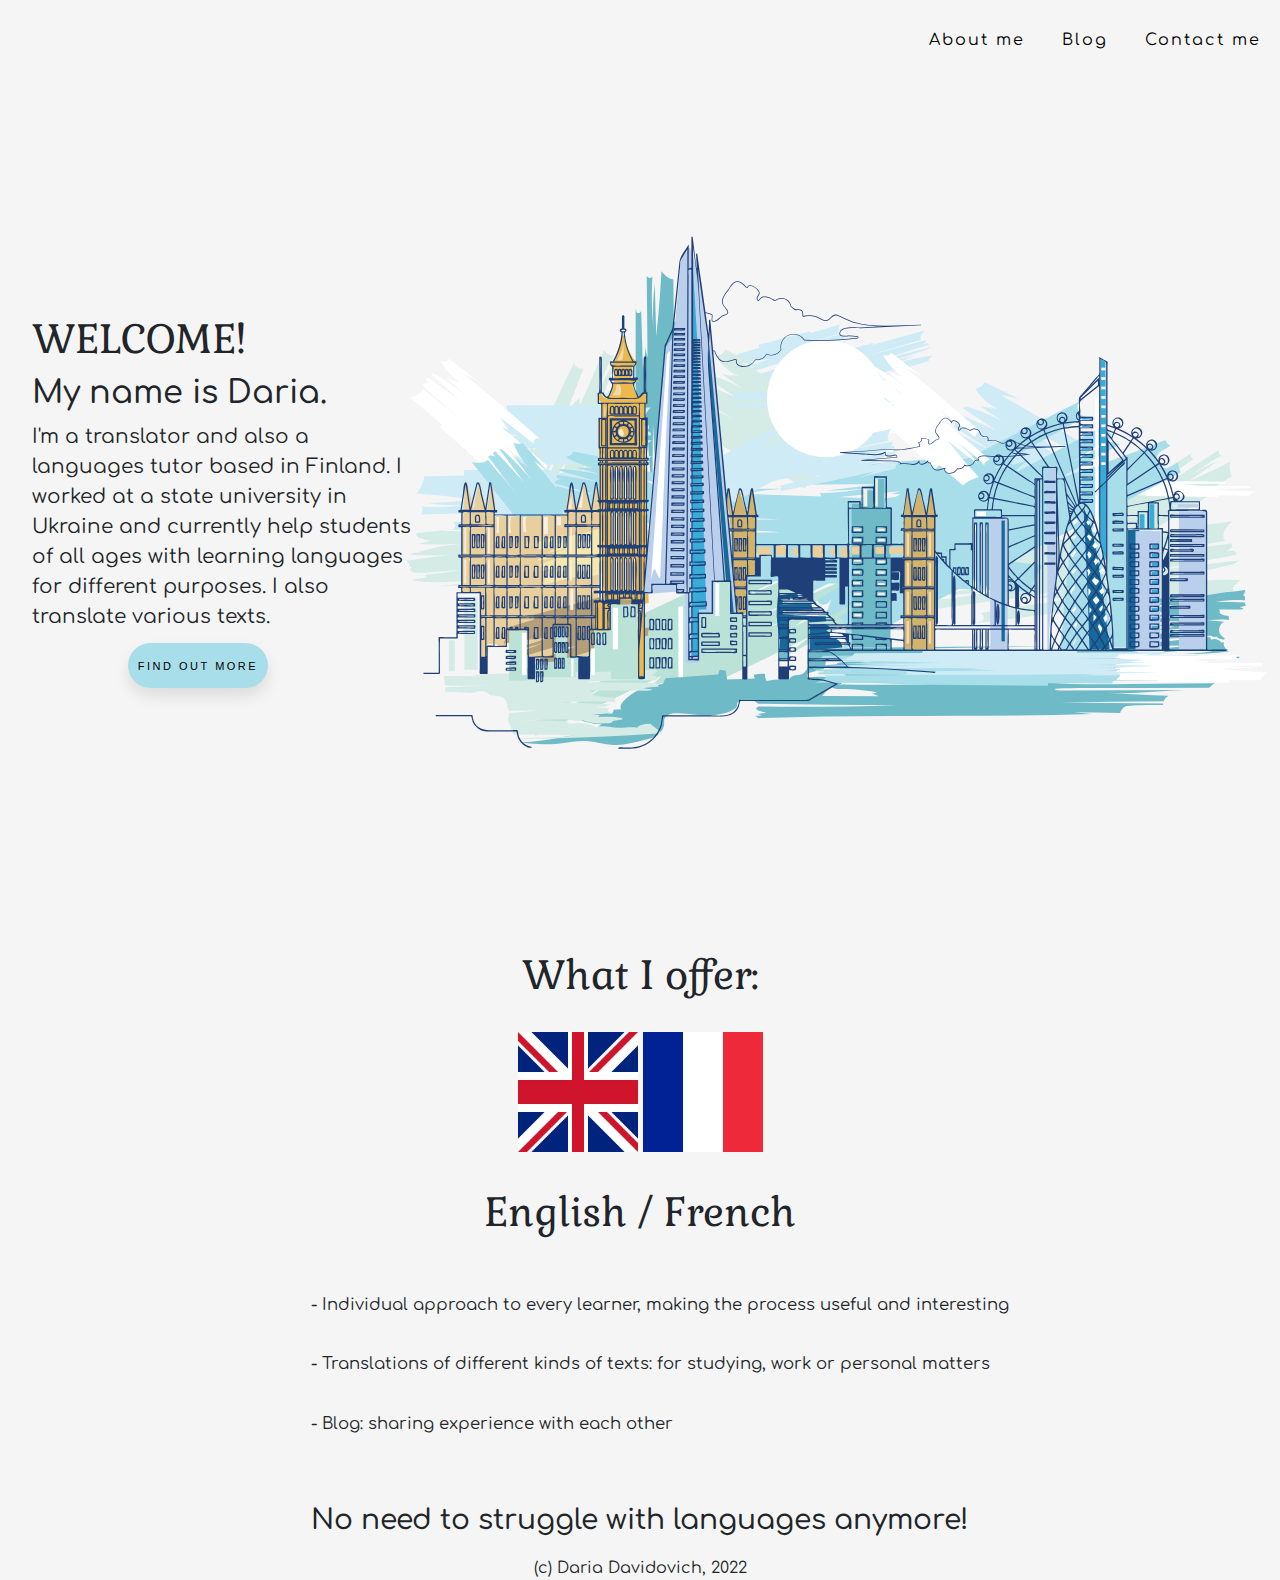
<file: index.html>
<!-- Doctype HTML5 -->
<!DOCTYPE html>
<html dir="ltr" lang="en">
<head>
    <meta charset="utf-8">
	<meta content="IE=edge" http-equiv="X-UA-Compatible">
	<meta content="width=device-width, initial-scale=1" name="viewport"><!-- The above 3 meta tags *must* come first in the head; any other head content must come *after* these tags -->
	<title>Daria Davidovich</title>
	<meta content="Finland-based linguist and translator" name="description">
	<!-- <link href="{{'assets/img/icons/favicon.ico' | theme}}" rel="icon" type="image/ico"> -->
	<meta content="no-store" http-equiv="cache-control"><!-- Bootstrap -->
	<!--  <link href="http://mvpaderin.me" hreflang="en-us" rel="alternate">  -->
	<link rel="stylesheet" href="https://maxcdn.bootstrapcdn.com/bootstrap/4.0.0/css/bootstrap.min.css" integrity="sha384-Gn5384xqQ1aoWXA+058RXPxPg6fy4IWvTNh0E263XmFcJlSAwiGgFAW/dAiS6JXm" crossorigin="anonymous">
	<!-- <link href="https://fonts.googleapis.com/css?family=Josefin+Sans:300,400,600|Lato:300,700" rel="stylesheet"> -->
    <link href="https://fonts.googleapis.com/css?family=Comfortaa:400,500,600,700|Gabriela|Philosopher&display=swap&subset=cyrillic,cyrillic-ext,latin-ext" rel="stylesheet">
	<link href="style.css" rel="stylesheet">
	<!-- HTML5 shim and Respond.js for IE8 support of HTML5 elements and media queries -->
	<!-- WARNING: Respond.js doesn't work if you view the page via file:// -->
	<!--[if lt IE 9]>
      <script src="https://oss.maxcdn.com/html5shiv/3.7.3/html5shiv.min.js' | theme}}"></script>
      <script src="https://oss.maxcdn.com/respond/1.4.2/respond.min.js' | theme}}"></script>
    <![endif]-->
</head>
<body>
    <header>
        <nav id="sticky-links">
            <ul>
                <li class="sticky-link">
                    <a href="contactform.html">Contact me</a>
                </li>
                <li class="sticky-link">
                    <a href="#blog-section">Blog</a>
                </li>
                <li class="sticky-link">
                    <a href="#aboutme-section">About me</a>
                </li>
            </ul>
        </nav>
    </header>
    <section id="welcome">
        <div class="block-content">
            <h1>WELCOME!</h1>
            <h2>My name is Daria.</h2>
            <p>I'm a translator and also a languages tutor based in Finland. I worked at a state university in Ukraine and currently help students  of all ages with learning languages for different purposes. I also translate various texts.</p>
            <div class="buttonwrap">
                <button>Find out more</button>
            </div>
        </div>
    </section>
    <section id="courses">
        <h1>What I offer:</h1>
        <div class="horizontal-flex">
            <!-- <div class="flex-child">
                <img src="uk.jpg" alt="english">
                <h1>English</h1>
                <ul>
                    <li>Individual approach</li>
                    <li>Help with getting ready for exams</li>
                    <li>Assignments, textbooks</li>
                </ul>
            </div>
            <div class="flex-child">
                <img src="france.jpg" alt="french">
                <h1>French</h1>
                <ul>
                    <li>Individual approach</li>
                    <li>Help with getting ready for exams</li>
                    <li>Assignments, textbooks</li>
                </ul>
            </div> -->
            <div class="flex-child">
                <img src="uk.jpg" alt="english">
                <img src="france.jpg" alt="french">
                <h1>English / French </h1>
                <ul>
                    <li>- Individual approach to every learner, making the process useful and interesting</li>
                    <li>- Translations of different kinds of texts: for studying, work or personal matters</li>
                    <li>- Blog: sharing experience with each other</li>
                <ul>
            </div>
        </div>
    <h3>No need to struggle with languages anymore!</h3>
    </section>
    <footer>
        (c) Daria Davidovich, 2022
    </footer>
</body>
</html>
</file>
<file: style.css>
body {
    text-align: center;
    background-color: whitesmoke;
    overflow-x: hidden;
    font-family: "Comfortaa";
}

ul {
    list-style-type: none;
}

#welcome {
    height: 100vh;
    width: 100vw;
    display: flex;
    flex-direction: column;
    justify-content: center;
    background-image: url("bg.svg");
    background-size: 70%;
    background-repeat: no-repeat;;
    background-position: right;
}

#courses, footer {
    background-color: whitesmoke;
}

.horizontal-flex {
    display: flex;
    flex-direction: row;
    justify-content: space-evenly;
}

.horizontal-flex img {
    width: 120px;
    height: 120px;
    /* border-radius: 50%; */
}

.vertical-flex {
    display: flex;
    flex-direction: column;
    justify-content: space-evenly;
}

.block-content {
    width: 30%;
    margin-left: 2.5%;
    text-align: left;
    display: inline-block;
}

.flex-child h1 {
    margin-top: 5%;
    margin-bottom: 7.5%;
}

h1, h2 {
    margin-bottom: 2.5%;
}

h1 {
    font-family: "Gabriela";
}

p {
    font-size: 20px;
    margin-bottom: 3%;
}

.buttonwrap {
    margin-left: 25%;
  }
  
#welcome button {
    width: 140px;
    height: 45px;
    font-family: 'Roboto', sans-serif;
    font-size: 11px;
    text-transform: uppercase;
    letter-spacing: 2.5px;
    font-weight: 500;
    color: #000;
    background-color: #A8DEEA;
    border: none;
    border-radius: 45px;
    box-shadow: 0px 8px 15px rgba(0, 0, 0, 0.1);
    transition: all 0.3s ease 0s;
    cursor: pointer;
    outline: none;
    }

#welcome button:hover {
    background-color: #2EE59D;
    box-shadow: 0px 15px 20px rgba(46, 229, 157, 0.4);
    color: #fff;
    transform: translateY(-7px);
}

#welcome ul li, #courses ul li {
    text-align: left;
    margin-bottom: 5%;
    font-size: 16.5px;
}

h3 {
    margin: 0;
    margin-top: 2.5%;
}

footer {
    margin-top: 1.5%;
}

/* Sticky links */

#sticky-links li {
    /* position: fixed; */
    z-index: 11;
    letter-spacing: 2px;
}

#sticky-links a {
    color: #000;
}

.sticky-link {
    margin-top: 1%;
    margin-left: 1.5%;
    margin-right: 1.5%;
    display: inline-block;
    float: right;
}

/* Contact form */

#contactform-section {
    height: 100vh;
}

#contactform-section form {
    width: 50%;
    margin: 0 auto;
    position: relative;
    top: 20%;
    transform: translateY(-50%);
}

#contactform-section input[type=text], #contactform-section input[type=email], #contactform-section input[type=submit], #contactform-section textarea {
    float: left;
    margin: 2%;
}
</file>
